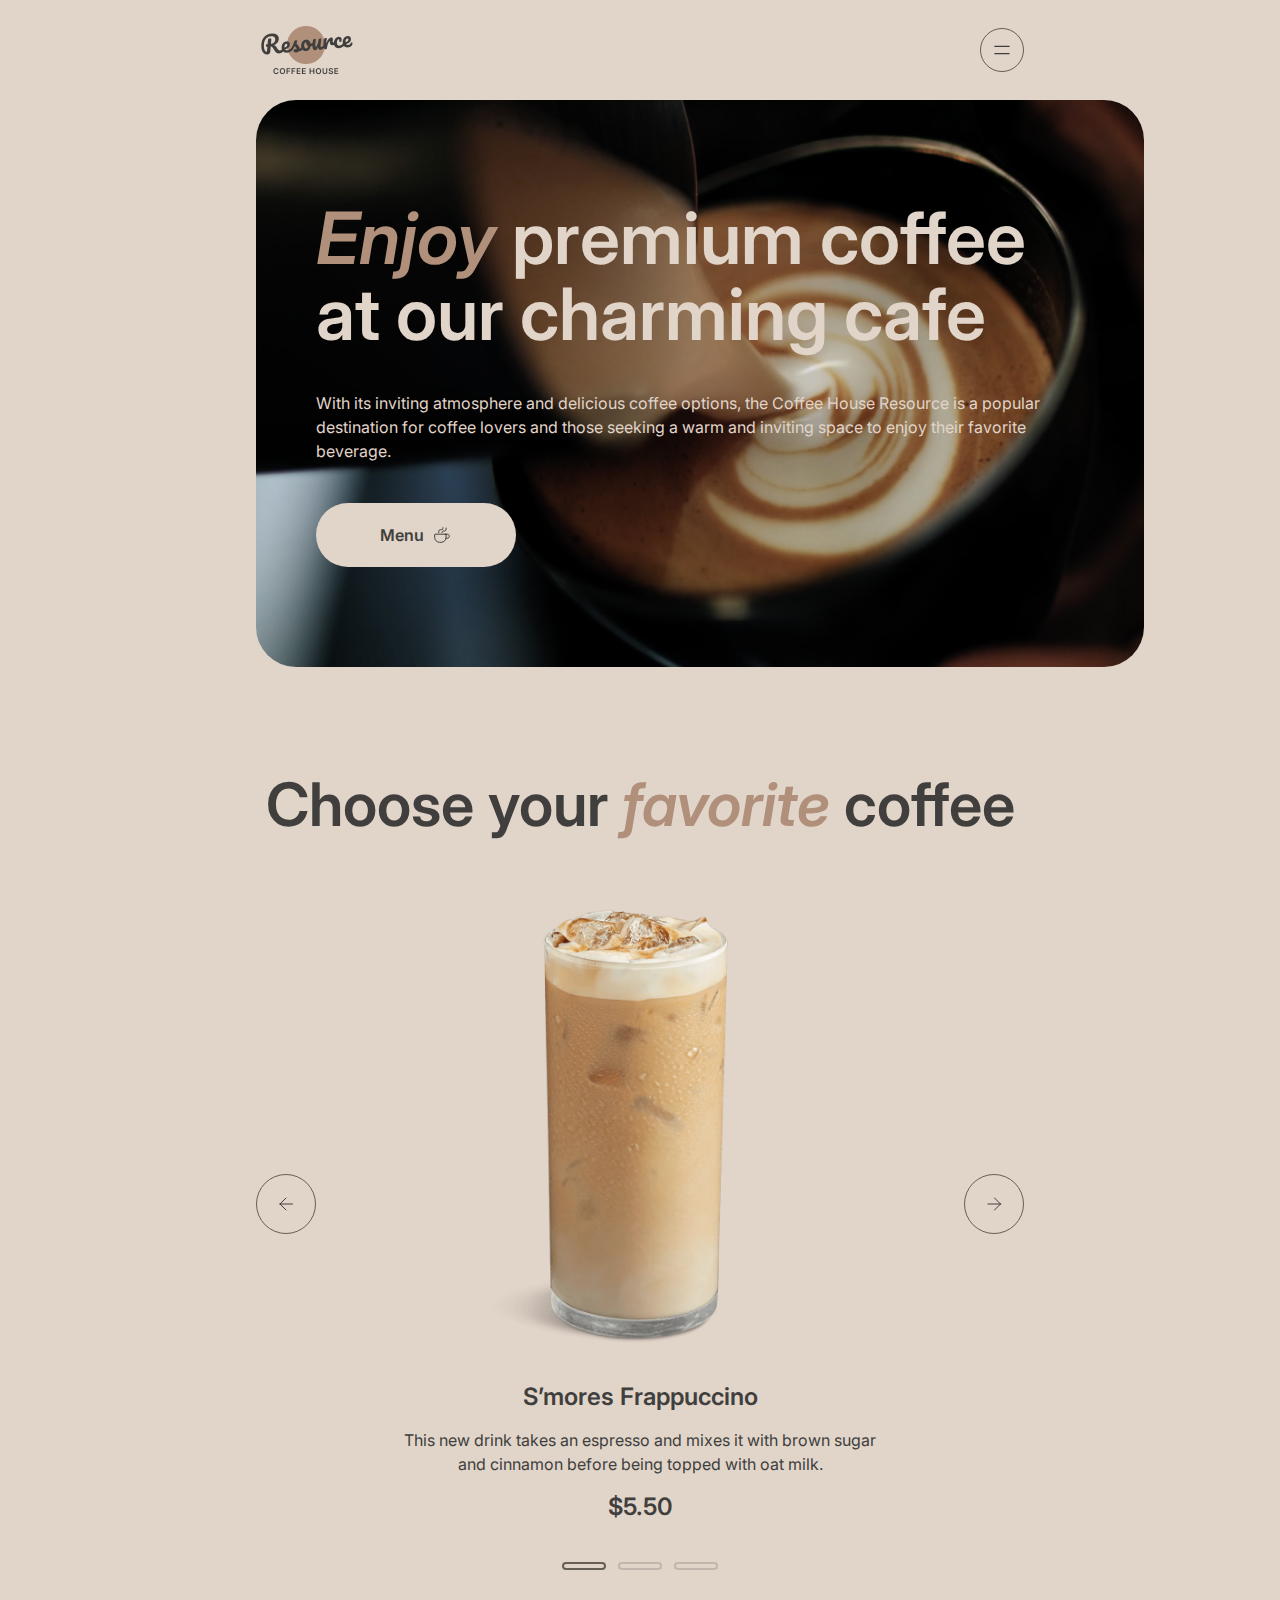
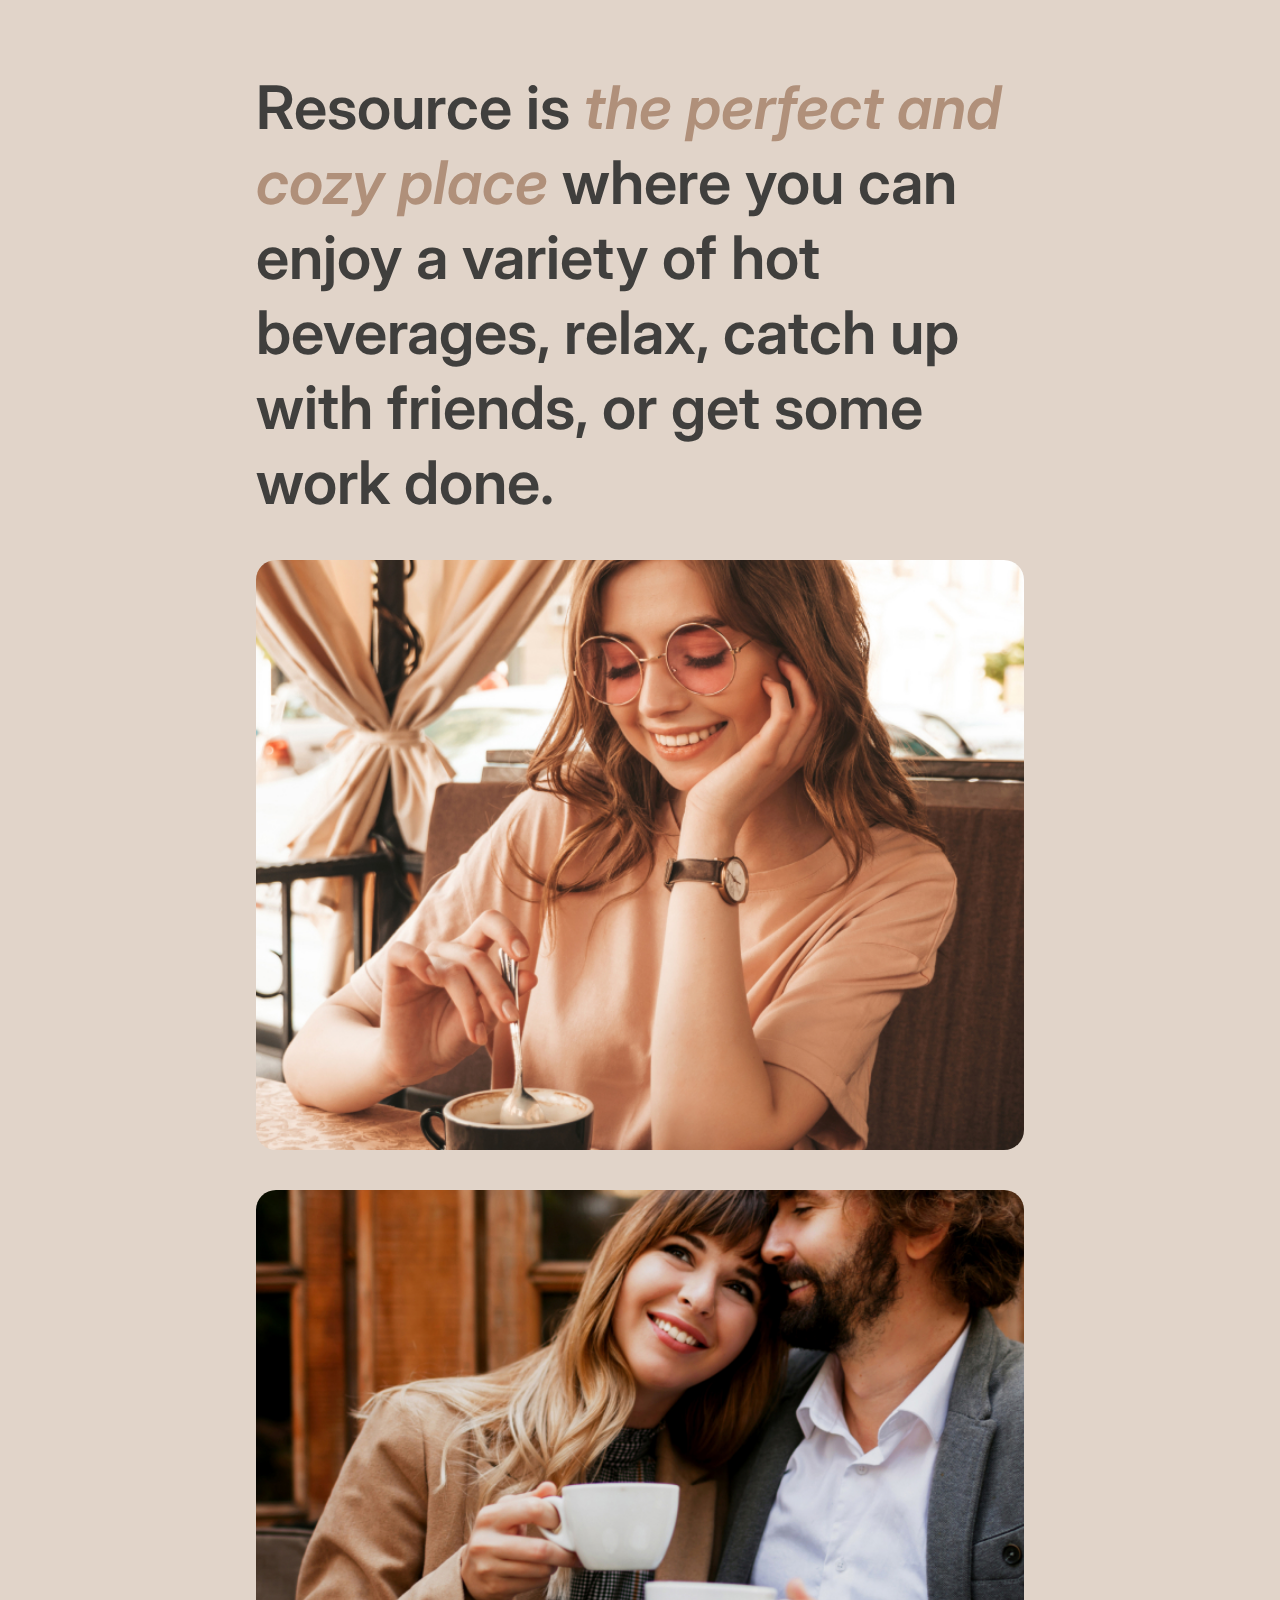
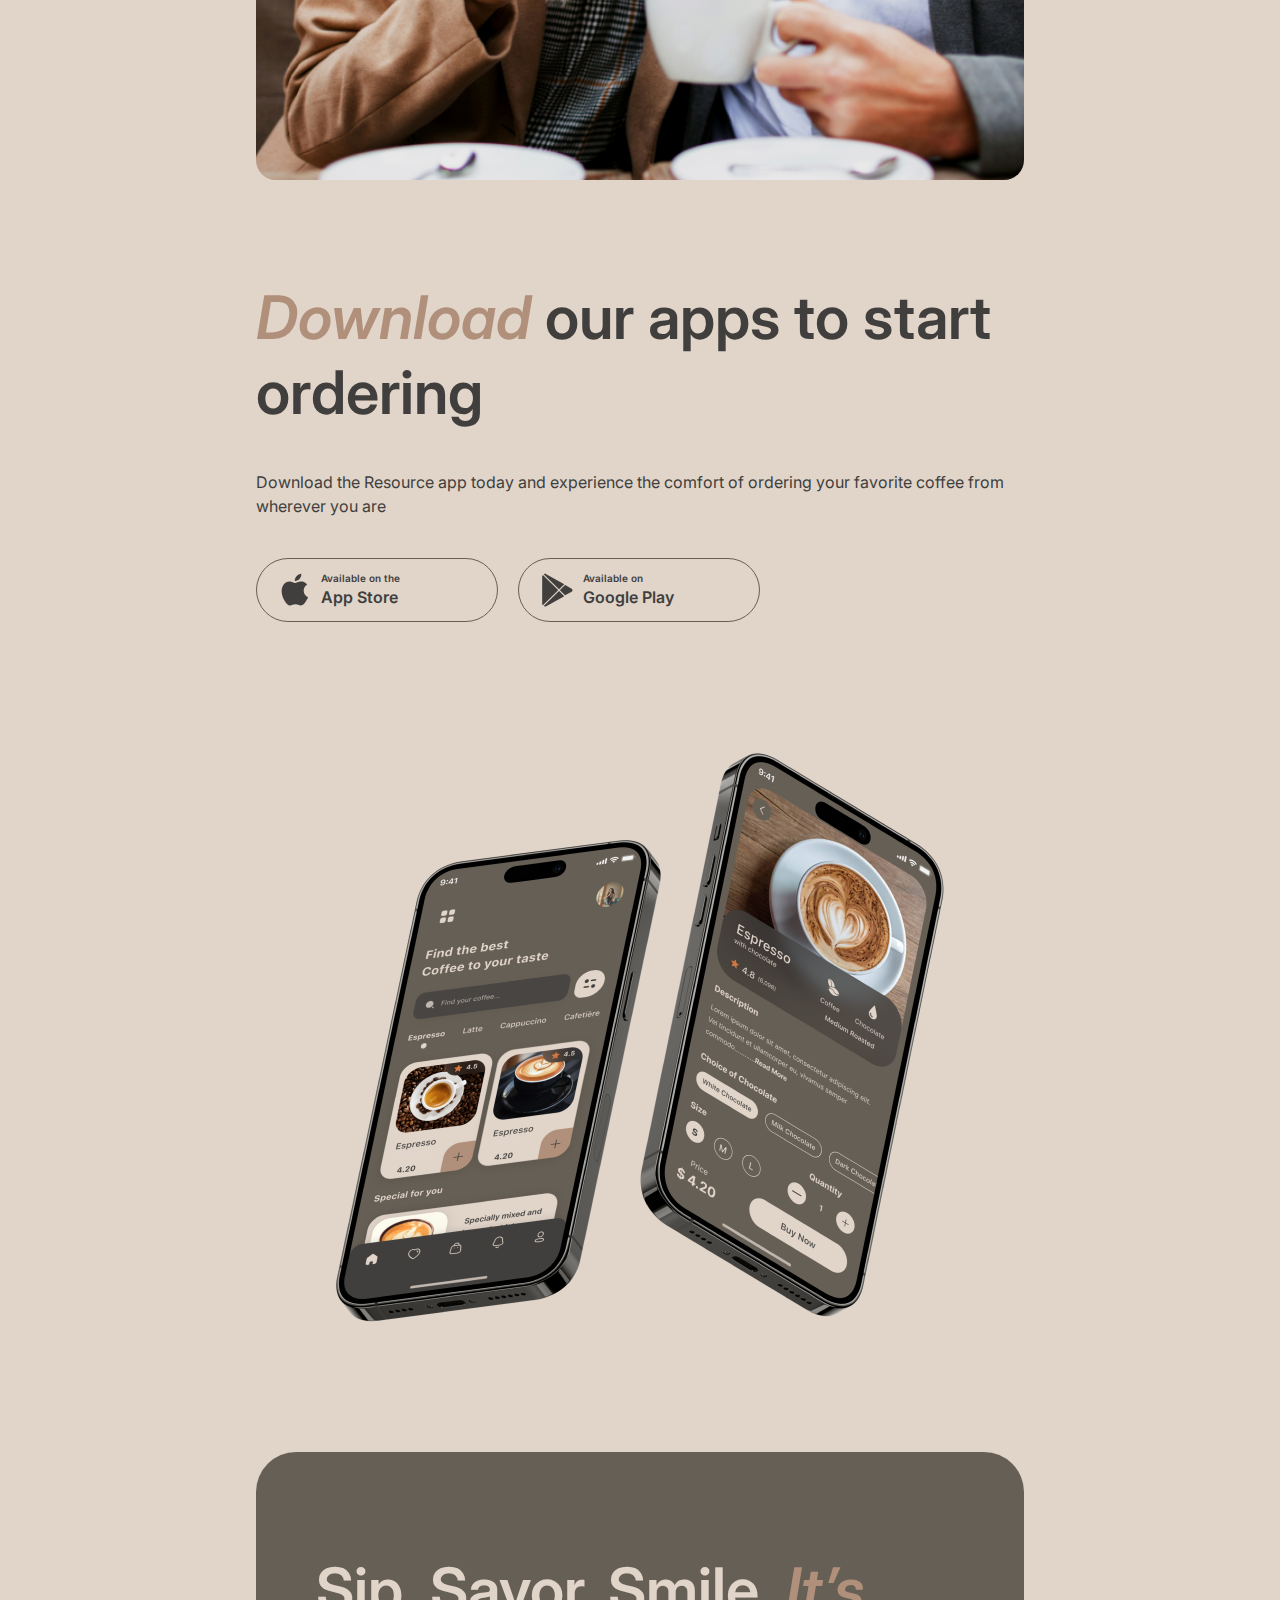
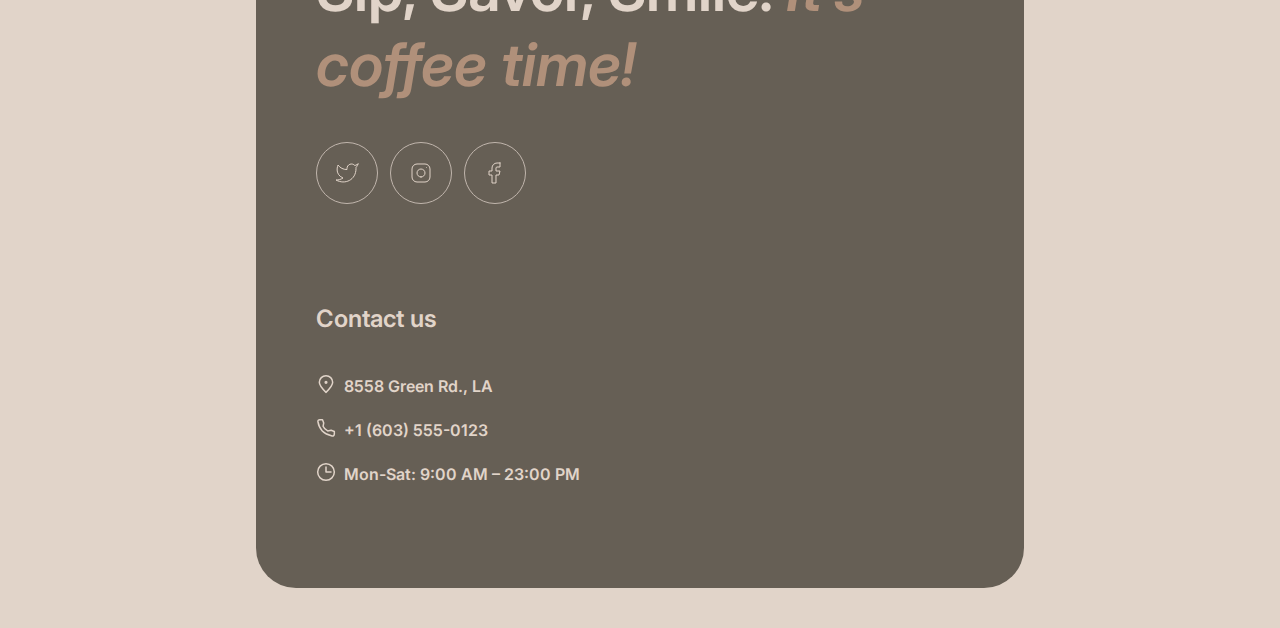
<file: index.html>
<!DOCTYPE html>
<html lang="en">

<head>
  <meta charset="UTF-8">
  <meta name="viewport" content="width=device-width, initial-scale=1.0">
  <title>Coffee House</title>
  <link rel="icon" type="image/x-icon" href="./images/favicon.ico">
  <link rel="preconnect" href="https://fonts.googleapis.com">
  <link rel="preconnect" href="https://fonts.gstatic.com" crossorigin>
  <link
    href="https://fonts.googleapis.com/css2?family=Inter:wght@400;600&display=swap"
    rel="stylesheet">
  <link rel="stylesheet"
    href="https://cdnjs.cloudflare.com/ajax/libs/modern-normalize/2.0.0/modern-normalize.css"
    integrity="sha512-gA2Bvu0/hw4oj0Lp8ZHjK+o3S4BE5m8d/wNVy6ktKLhHKPpWLQwv9ixzuWirWOakoJqlBdePq2NhoCaUOQ5npQ=="
    crossorigin="anonymous" referrerpolicy="no-referrer">
  <link rel="stylesheet" href="./css/main.min.css">
</head>

<body>
  <header>
    <div class="container">
      <div class="header__wrap">
        <img src="./images/logo_x2.png" alt="Logo" width="100">
        <nav class="header__nav ">
          <ul class="nav-list">
            <li class="nav-list__item">
              <a class="nav__link" href="#favorite-coffee">Favorite coffee</a>
            </li>
            <li class="nav-list__item">
              <a class="nav__link" href="#about">About</a>
            </li>
            <li class="nav-list__item">
              <a class="nav__link" href="#mobile-app">Mobile app</a>
            </li>
            <li class="nav-list__item">
              <a class="nav__link" href="#contact-us">Contact us</a>
            </li>
          </ul>
          <a class="nav__link nav__outer-link" href="./menu.html">Menu
            <svg class="link__icon" width="20" height="20">
              <use href="./images/icons/sprite.svg#icon-coffee-cup"></use>
            </svg>
          </a>
        </nav>
        <!-- Open Menu Button (only for tablet and modal) -->
        <button class="btn-burger" type="button" data-mobile-nav-btn>
          <svg class="btn-burger__icon " width="18" height="16"
            data-nav-icon-open>
            <use href="./images/icons/sprite.svg#icon-menu-open"></use>
          </svg>
          <svg class="btn-burger__icon btn-burger__icon--is-hidden" width="18"
            height="16" data-nav-icon-close>
            <use href="./images/icons/sprite.svg#icon-menu-close"></use>
          </svg>
        </button>
      </div>
    </div>

    <nav class="mobile-nav mobile-nav--is-hidden" data-mobile-nav>
      <ul class="mobile-nav__list">
        <li class="mobile-nav__item">
          <a class="mobile-nav__link" href="#favorite-coffee">Favorite
            coffee</a>
        </li>
        <li class="mobile-nav__item">
          <a class="mobile-nav__link" href="#about">About</a>
        </li>
        <li class="mobile-nav__item">
          <a class="mobile-nav__link" href="#mobile-app">Mobile app</a>
        </li>
        <li class="mobile-nav__item">
          <a class="mobile-nav__link" href="#contact-us">Contact us</a>
        </li>
      </ul>
      <a class="mobile-nav__link nav__outer-link" href="./menu.html">Menu
        <svg class="mobile-nav__icon" width="20" height="20">
          <use href="./images/icons/sprite.svg#icon-coffee-cup"></use>
        </svg>
      </a>
    </nav>

  </header>

  <main>

    <!-- hero -->
    <section class="hero">
      <div class="container">
        <div class="hero__background">
          <div class="hero__wrapper">
            <h1 class="hero__heading">
              <span class="hero__heading--accent">Enjoy</span> premium coffee at
              our charming cafe
            </h1>

            <p class="hero__content">With its inviting atmosphere and delicious
              coffee options, the Coffee House Resource is a popular destination
              for coffee lovers and those seeking a warm and inviting space to
              enjoy
              their favorite beverage.
            </p>
            <a class="hero__btn" href="./menu.html">
              <span class="btn-text">Menu</span>
              <svg class="btn-icon" width="20" height="20">
                <use href="./images/icons/sprite.svg#icon-coffee-cup"></use>
              </svg>
            </a>
          </div>
        </div>
      </div>
    </section>

    <!-- favorite coffee -->
    <section class="favorite-coffee" id="favorite-coffee">
      <div class="container">

        <h2 class="favorite-coffee__heading">Choose your <span
            class="favorite-coffee__heading--accent">favorite</span> coffee</h2>

        <div class="slider">
          <article class="card">
            <img class="card__img"
              src="./images/favourites-coffee/coffee-slider-1.png"
              alt="a glass of S’mores Frappuccino">
            <h3 class="card__name">S’mores Frappuccino</h3>
            <p class="card__description">This new drink takes an espresso and
              mixes it with brown sugar and cinnamon before being topped with
              oat milk.
            </p>
            <p class="card__price">$5.50</p>
          </article>

          <ul class="pagination">
            <li class="pagination__dot pagination__dot--current"></li>
            <li class="pagination__dot"></li>
            <li class="pagination__dot"></li>
          </ul>

          <button class="slider__btn btn--prev" type="button">
            <svg class="button--prev" width="24" height="24">
              <use href="./images/icons/sprite.svg#icon-arrow-left"></use>
            </svg>
          </button>

          <button class="slider__btn btn--next" type="button">
            <svg class="button--next" width="24" height="24">
              <use href="./images/icons/sprite.svg#icon-arrow-right"></use>
            </svg>
          </button>
        </div>
      </div>
    </section>

    <!-- about -->
    <section class="about" id="about">
      <div class="container">
        <h2 class="visually-hidden">About</h2>
        <p class="about__heading">Resource is
          <span class="about__heading--accent">the perfect and cozy place</span>
          where you can enjoy a variety of hot beverages, relax, catch up with
          friends, or get some work done.
        </p>
        <ul class="gallery">
          <li class="gallery__item">
            <img class="gallery__img" src="./images/about/about-1.jpg"
              alt="Pretty girl with a cup of coffee">
          </li>
          <li class="gallery__item">
            <img class="gallery__img" src="./images/about/about-2.jpg"
              alt="Bearded man with a cup of tea">
          </li>
          <li class="gallery__item">
            <img class="gallery__img" src="./images/about/about-3.jpg"
              alt="A white cup and a saucer">
          </li>
          <li class="gallery__item">
            <img class="gallery__img" src="./images/about/about-4.jpg"
              alt="Happy couple with cups">
          </li>
        </ul>
      </div>
    </section>

    <!-- mobile app -->
    <section class="mobile-app" id="mobile-app">
      <div class="container">
        <div class="mobile-app__wrapper">
          <div>
            <h2 class="mobile-app__heading"><span
                class="mobile-app__heading--accent">Download</span> our apps to
              start ordering
            </h2>
            <p class="mobile-app__text">Download the Resource app today and
              experience the comfort of ordering your favorite coffee from
              wherever
              you are
            </p>
            <ul class="mobile-app__list">
              <li class="mobile-app__list-item">
                <a class="mobile-app__link" href="#">
                  <svg class="btn__icon" width="36" height="36">
                    <use href="./images/icons/sprite.svg#icon-apple"></use>
                  </svg>
                  <div class="btn__text-wrap">
                    <span class="btn__first-string">Available on the</span>
                    <span class="btn__second-string">App Store</span>
                  </div>
                </a>
              </li>
              <li class="mobile-app__list-item">
                <a class="mobile-app__link" href="#">
                  <svg class="btn__icon" width="36" height="36">
                    <use href="./images/icons/sprite.svg#icon-google"></use>
                  </svg>
                  <div class="btn__text-wrap">
                    <span class="btn__first-string">Available on</span>
                    <span class="btn__second-string">Google Play</span>
                  </div>
                </a>
              </li>
            </ul>
          </div>
          <img class="mobile-app__img"
            src="./images/mobile-app/mobile-screens.png"
            alt="two mobile phones">
        </div>
      </div>
    </section>

    <!-- contacts -->
    <footer id="contact-us">
      <div class="container">
        <div class="footer__background">
          <div class="offer__wrap">
            <p class="footer__heading">Sip, Savor, Smile.
              <span class="footer__heading--accent">It’s coffee time!</span>
            </p>
            <ul class="socials">
              <li class="socials__item">
                <a class="social-link" href="#">
                  <svg class="social-link__icon" width="24" height="24">
                    <use href="./images/icons/sprite.svg#icon-twitter"></use>
                  </svg>
                </a>
              </li>
              <li class="socials__item">
                <a class="social-link" href="#">
                  <svg class="social-link__icon" width="24" height="24">
                    <use href="./images/icons/sprite.svg#icon-instagram"></use>
                  </svg>
                </a>
              </li>
              <li class="socials__item">
                <a class="social-link" href="#">
                  <svg class="social-link__icon" width="24" height="24">
                    <use href="./images/icons/sprite.svg#icon-facebook"></use>
                  </svg>
                </a>
              </li>
            </ul>
          </div>

          <div class="contacts__wrap">
            <b class="contacts__title">Contact us</b>
            <ul class="contacts__list">
              <li class="contacts__item">
                <a class="contacts__link"
                  href="https://maps.app.goo.gl/GoxPfmy9CBWXVGau7"
                  target="_blank" rel="noopener noreferrer">
                  <svg class="contacts__icon" width="20" height="20">
                    <use href="./images/icons/sprite.svg#icon-pin-alt"></use>
                  </svg>
                  <span>8558 Green Rd., LA</span>
                </a>
              </li>
              <li class="contacts__item">
                <a class="contacts__link" href="tel:+16035550123">
                  <svg class="contacts__icon" width="20" height="20">
                    <use href="./images/icons/sprite.svg#icon-phone"></use>
                  </svg>
                  <span>+1 (603) 555-0123</span>
                </a>
              </li>
              <li class="contacts__item contacts__schedule">
                <svg class="contacts__icon" width="20" height="20">
                  <use href="./images/icons/sprite.svg#icon-clock"></use>
                </svg>
                <span>Mon-Sat: 9:00 AM – 23:00 PM</span>
              </li>
            </ul>
          </div>
        </div>
      </div>
    </footer>
  </main>




  <script src="./js/script.js"></script>
</body>

</html>
</file>
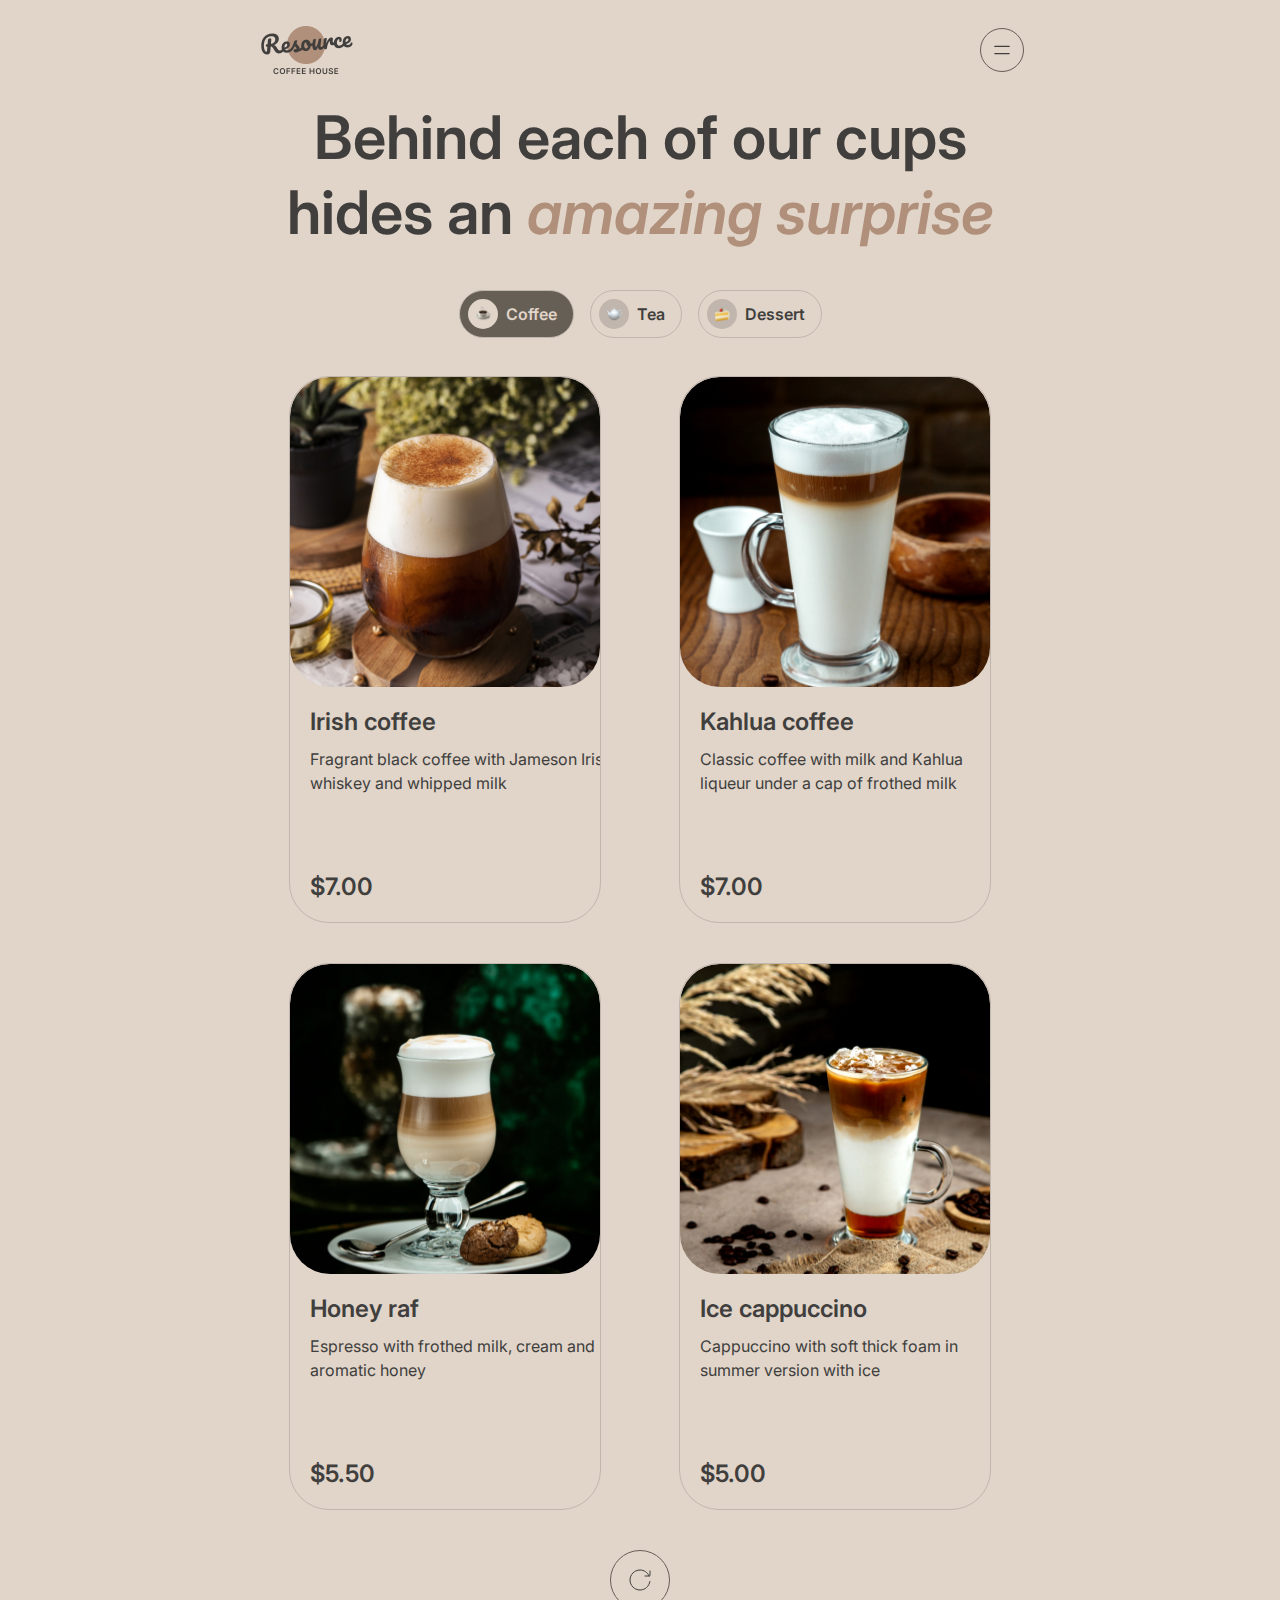
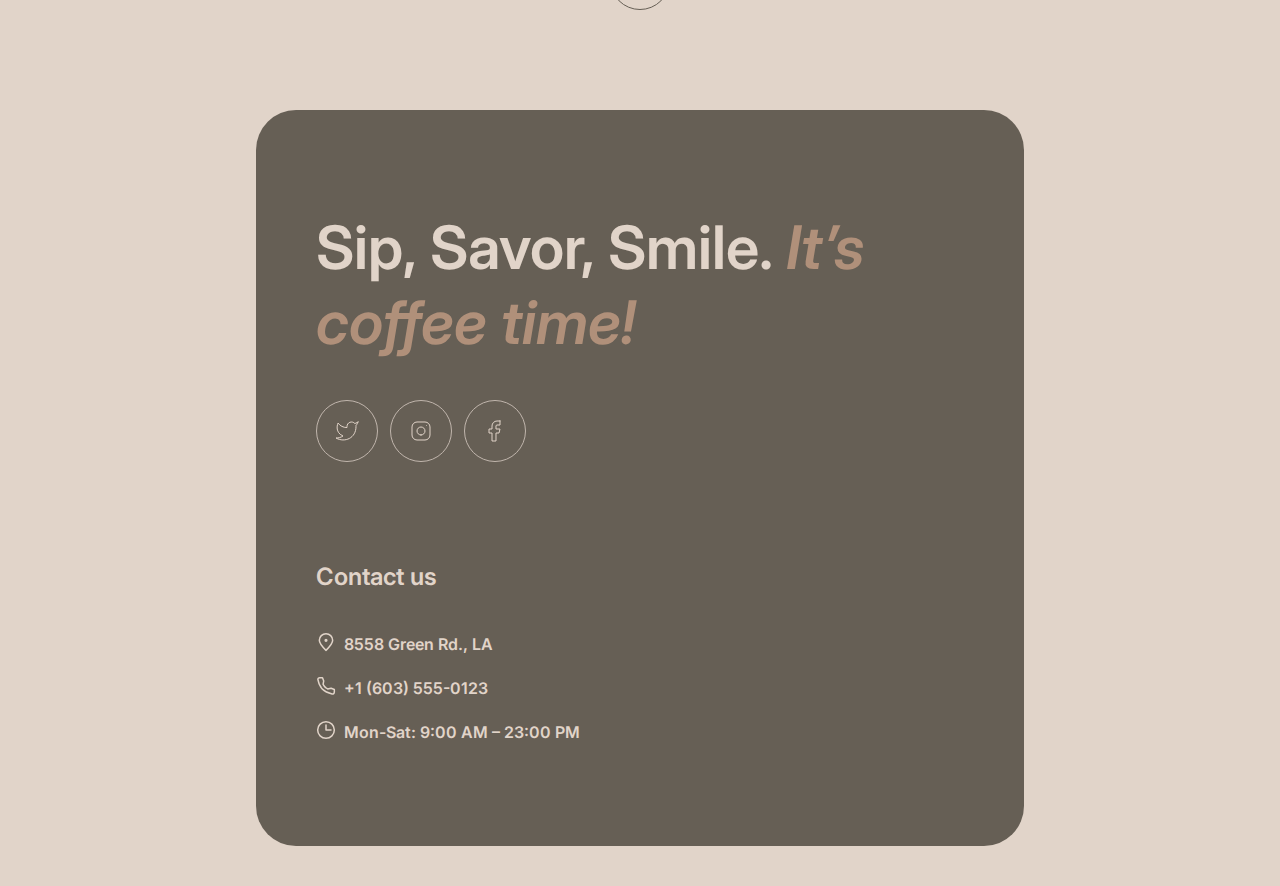
<file: menu.html>
<!DOCTYPE html>
<html lang="en">

<head>
  <meta charset="UTF-8">
  <meta name="viewport" content="width=device-width, initial-scale=1.0">
  <title>Coffee House</title>
  <link rel="icon" type="image/x-icon" href="./images/favicon.ico">
  <link rel="preconnect" href="https://fonts.googleapis.com">
  <link rel="preconnect" href="https://fonts.gstatic.com" crossorigin>
  <link
    href="https://fonts.googleapis.com/css2?family=Inter:wght@400;600&display=swap"
    rel="stylesheet">
  <link rel="stylesheet"
    href="https://cdnjs.cloudflare.com/ajax/libs/modern-normalize/2.0.0/modern-normalize.css"
    integrity="sha512-gA2Bvu0/hw4oj0Lp8ZHjK+o3S4BE5m8d/wNVy6ktKLhHKPpWLQwv9ixzuWirWOakoJqlBdePq2NhoCaUOQ5npQ=="
    crossorigin="anonymous" referrerpolicy="no-referrer">
  <link rel="stylesheet" href="./css/main.min.css">
</head>

<body>
  <header>
    <div class="container">
      <div class="header__wrap">
        <a href="./index.html">
          <img src="./images/logo_x2.png" alt="Logo" width="100">
        </a>
        <nav class="header__nav">
          <ul class="nav-list">
            <li class="nav-list__item">
              <a class="nav__link" href="./index.html#favorite-coffee">Favorite
                coffee</a>
            </li>
            <li class="nav-list__item">
              <a class="nav__link" href="./index.html#about">About</a>
            </li>
            <li class="nav-list__item">
              <a class="nav__link" href="./index.html#mobile-app">Mobile app</a>
            </li>
            <li class="nav-list__item">
              <a class="nav__link" href="#contact-us">Contact us</a>
            </li>
          </ul>
          <span class="nav__outer-link nav__link nav__link--current">Menu
            <svg class="link__icon" width="20" height="20">
              <use href="./images/icons/sprite.svg#icon-coffee-cup"></use>
            </svg>
          </span>
        </nav>
        <button class="btn-burger" type="button">
          <svg class="btn-burger__icon" width="18" height="16">
            <use href="./images/icons/sprite.svg#icon-menu-open"></use>
          </svg>
        </button>
      </div>
    </div>
  </header>


  <main>

    <!-- Menu -->
    <section class="menu">
      <div class="container">
        <h1 class="visually-hidden">Our Menu</h1>
        <p class="menu__heading">Behind each of our cups hides an <span
            class="menu__heading--accent">amazing surprise</span>
        </p>

        <!-- to do -->
        <!-- <ul class="categories">
          <li>
            <label class="sub-menu__label">
              <input class="sub-menu__checkbox--old" type="radio" name="menu"
                id="coffee">
              <span class="sub-menu__name">Coffee</span>
            </label>
          </li>
          <li>
            <label class="sub-menu__label">
              <input class="sub-menu__checkbox--old" type="radio" name="menu"
                id="tea">
              <span class="sub-menu__name">Tea</span>
            </label>
          </li>
          <li>
            <label class="sub-menu__label">
              <input class="sub-menu__checkbox--old" type="radio" name="menu"
                id="desserts">
              <span class="sub-menu__name">Dessert</span>
            </label>
          </li>
        </ul> -->

        <!-- 2 -->
        <form>
          <ul class="menu__select">
            <li>
              <label class="sub-menu">
                <input class="sub-menu__checkbox" type="radio" name="menu"
                  checked>
                <div class="tab-btn">
                  <div class="tab-btn__icon tab-btn__icon--coffee"></div>
                  <span class="tab-btn__name">Coffee</span>
                </div>
              </label>
            </li>
            <li>
              <label class="sub-menu">
                <input class="sub-menu__checkbox" type="radio" name="menu">
                <div class="tab-btn">
                  <div class="tab-btn__icon tab-btn__icon--tea"></div>
                  <span class="tab-btn__name">Tea</span>
                </div>
              </label>
            </li>
            <li>
              <label class="sub-menu">
                <input class="sub-menu__checkbox" type="radio" name="menu">
                <div class="tab-btn">
                  <div class="tab-btn__icon tab-btn__icon--dessert"></div>
                  <span class="tab-btn__name">Dessert</span>
                </div>
              </label>
            </li>
          </ul>
        </form>

        <!-- !!! just buttons -->
        <!-- <div class="menu__select">
          <button class="tab-btn active" type="button">
            <div class="tab-btn__icon tab-btn__icon--coffee"></div>
            <span class="tab-btn__name">Coffee</span>
          </button>

          <button class="tab-btn" type="button">
            <div class="tab-btn__icon tab-btn__icon--tea"></div>
            <span class="tab-btn__name">Tea</span>
          </button>

          <button class="tab-btn" type="button">
            <div class="tab-btn__icon tab-btn__icon--dessert"></div>
            <span class="tab-btn__name">Dessert</span>
          </button>
        </div> -->

        <!-- <div class="menu-list-wrap"> -->
        <ul class="menu__list">
          <li class="menu__item product">
            <div class="product__img-thumb">
              <img class="product__img" src="./images/coffee/coffee-1.jpg"
                alt="a cup of Irish coffee">
            </div>
            <div class="product__wrap">
              <h2 class="product__name">Irish coffee</h2>
              <p class="product__description">Fragrant black coffee with
                Jameson Irish whiskey and whipped milk
              </p>
              <p class="product__price">$7.00</p>
            </div>
          </li>
          <li class="menu__item product">
            <div class="product__img-thumb">
              <img class="product__img" src="./images/coffee/coffee-2.jpg"
                alt="a cup of Kahlua coffee">
            </div>
            <div class="product__wrap">
              <h2 class="product__name">Kahlua coffee</h2>
              <p class="product__description">Classic coffee with milk and
                Kahlua liqueur under a cap of frothed milk
              </p>
              <p class="product__price">$7.00</p>
            </div>
          </li>
          <li class="menu__item product">
            <div class="product__img-thumb">
              <img class="product__img" src="./images/coffee/coffee-3.jpg"
                alt="a cup of Honey raf">
            </div>
            <div class="product__wrap">
              <h2 class="product__name">Honey raf</h2>
              <p class="product__description">Espresso with frothed milk,
                cream and aromatic honey</p>
              <p class="product__price">$5.50</p>
            </div>
          </li>
          <li class="menu__item product">
            <div class="product__img-thumb">
              <img class="product__img" src="./images/coffee/coffee-4.jpg"
                alt="a cup of Ice cappuccino">
            </div>
            <div class="product__wrap">
              <h2 class="product__name">Ice cappuccino</h2>
              <p class="product__description">Cappuccino with soft thick
                foam
                in summer version with ice</p>
              <p class="product__price">$5.00</p>
            </div>
          </li>



          <!-- <li class="menu__item product">
            <div class="product__img-thumb">
              <img class="product__img" src="./images/coffee/coffee-5.jpg"
                alt="a cup of Espresso">
            </div>
            <div class="product__wrap">
              <h2 class="product__name">Espresso</h2>
              <p class="product__description">Classic black coffee</p>
              <p class="product__price">$4.50</p>
            </div>
          </li>
          <li class="menu__item product">
            <div class="product__img-thumb">
              <img class="product__img" src="./images/coffee/coffee-6.jpg"
                alt="a cup of Latte">
            </div>
            <div class="product__wrap">
              <h2 class="product__name">Latte</h2>
              <p class="product__description">Espresso coffee with the
                addition of steamed milk and dense milk foam</p>
              <p class="product__price">$5.50</p>
            </div>
          </li>
          <li class="menu__item product">
            <div class="product__img-thumb">
              <img class="product__img" src="./images/coffee/coffee-7.jpg"
                alt="a cup of Latte macchiato">
            </div>
            <div class="product__wrap">
              <h2 class="product__name">Latte macchiato</h2>
              <p class="product__description">Espresso with frothed milk and
                chocolate</p>
              <p class="product__price">$5.50</p>
            </div>
          </li>
          <li class="menu__item product">
            <div class="product__img-thumb">
              <img class="product__img" src="./images/coffee/coffee-8.jpg"
                alt="a cup of Coffee with cognac">
            </div>
            <div class="product__wrap">
              <h2>Coffee with cognac</h2>
              <p class="product__description">Fragrant black coffee with cognac
                and whipped cream</p>
              <p class="product__price">$6.50</p>
            </div>
          </li> -->
        </ul>


        <button class="load-more-btn" type="button">
          <svg class="icon-load" width="24" height="24">
            <use href="./images/icons/sprite.svg#icon-load"></use>
          </svg>
        </button>

      </div>
    </section>


    <!-- contacts -->
    <footer id="contact-us">
      <div class="container">
        <div class="footer__background">
          <div class="offer__wrap">
            <p class="footer__heading">Sip, Savor, Smile.
              <span class="footer__heading--accent">It’s coffee time!</span>
            </p>
            <ul class="socials">
              <li class="socials__item">
                <a class="social-link" href="#">
                  <svg class="social-link__icon" width="24" height="24">
                    <use href="./images/icons/sprite.svg#icon-twitter"></use>
                  </svg>
                </a>
              </li>
              <li class="socials__item">
                <a class="social-link" href="#">
                  <svg class="social-link__icon" width="24" height="24">
                    <use href="./images/icons/sprite.svg#icon-instagram"></use>
                  </svg>
                </a>
              </li>
              <li class="socials__item">
                <a class="social-link" href="#">
                  <svg class="social-link__icon" width="24" height="24">
                    <use href="./images/icons/sprite.svg#icon-facebook"></use>
                  </svg>
                </a>
              </li>
            </ul>
          </div>

          <div class="contacts__wrap">
            <b class="contacts__title">Contact us</b>
            <ul class="contacts__list">
              <li class="contacts__item">
                <a class="contacts__link"
                  href="https://maps.app.goo.gl/GoxPfmy9CBWXVGau7"
                  target="_blank" rel="noopener noreferrer">
                  <svg class="contacts__icon" width="20" height="20">
                    <use href="./images/icons/sprite.svg#icon-pin-alt"></use>
                  </svg>
                  <span>8558 Green Rd., LA</span>
                </a>
              </li>
              <li class="contacts__item">
                <a class="contacts__link" href="tel:+16035550123">
                  <svg class="contacts__icon" width="20" height="20">
                    <use href="./images/icons/sprite.svg#icon-phone"></use>
                  </svg>
                  <span>+1 (603) 555-0123</span>
                </a>
              </li>
              <li class="contacts__item contacts__schedule">
                <svg class="contacts__icon" width="20" height="20">
                  <use href="./images/icons/sprite.svg#icon-clock"></use>
                </svg>
                <span>Mon-Sat: 9:00 AM – 23:00 PM</span>
              </li>
            </ul>
          </div>
        </div>
      </div>
    </footer>
  </main>

  <!-- ================ MODAL ================ -->
  <div class="backdrop is-hidden" data-backdrop>
    <!-- is-hidden -->
    <div class="modal">
      <div class="prod__name">Irish coffee</div>
      <p class="prod__description">Fragrant black coffee with Jameson Irish
        whiskey and whipped milk</p>

      <p>Size</p>
      <div class="prod__options">
        <button class="tab-btn active" type="button">
          <div class="tab-btn__icon ">S</div>
          <span class="tab-btn__name">200 ml</span>
        </button>

        <button class="tab-btn" type="button">
          <div class="tab-btn__icon ">M</div>
          <span class="tab-btn__name">300 ml</span>
        </button>

        <button class="tab-btn" type="button">
          <div class="tab-btn__icon ">L</div>
          <span class="tab-btn__name">400 ml</span>
        </button>
      </div>

      <p>Additives</p>
      <div class="prod__options">
        <button class="tab-btn active" type="button">
          <div class="tab-btn__icon ">1</div>
          <span class="tab-btn__name">Sugar</span>
        </button>

        <button class="tab-btn" type="button">
          <div class="tab-btn__icon ">2</div>
          <span class="tab-btn__name">Cinnamon</span>
        </button>

        <button class="tab-btn" type="button">
          <div class="tab-btn__icon ">3</div>
          <span class="tab-btn__name">Syrup</span>
        </button>
      </div>

      <div class="prod__price">
        <span>Total:</span>
        <span>$7.00</span>
      </div>


      <p class="prod__alert">The cost is not final. Download our mobile app to
        see the final price
        and place your order. Earn loyalty points and enjoy your favorite coffee
        with up to 20% discount.</p>

      <button type="button" data-close-modal>Close</button>
    </div>
  </div>
</body>

</html>
</file>
<file: css/main.min.css>
.load-more-btn,.social-link,.slider__btn,.pagination,.hero__btn,.nav__outer-link,.nav-list,.header__wrap,.tab-btn__icon,.tab-btn,.btn-burger{display:-webkit-box;display:-ms-flexbox;display:flex;-webkit-box-align:center;-ms-flex-align:center;align-items:center;-webkit-box-pack:center;-ms-flex-pack:center;justify-content:center}.visually-hidden{position:absolute;width:1px;height:1px;margin:-1px;border:0;padding:0;white-space:nowrap;-webkit-clip-path:inset(100%);clip-path:inset(100%);clip:rect(0 0 0 0);overflow:hidden;outline:0;outline-offset:0}.mobile-app__link,.hero__btn{gap:8px;border-radius:100px;background-color:#e1d4c9;color:inherit;font-weight:600}.menu__heading,.footer__heading,.mobile-app__heading,.about__heading,.favorite-coffee__heading{font-size:32px;font-weight:600;line-height:1.25}@media screen and (min-width: 768px){.menu__heading,.footer__heading,.mobile-app__heading,.about__heading,.favorite-coffee__heading{font-size:60px}}.menu__heading--accent,.footer__heading--accent,.mobile-app__heading--accent,.about__heading--accent,.favorite-coffee__heading--accent{font-style:italic;color:#b0907a}h1,h2,h3,h4,h5,h6,p{margin-top:0;margin-bottom:0}ul{list-style:none;margin-top:0;margin-bottom:0;padding-left:0}a{text-decoration:none}img{display:block}button{margin:0;padding:0;color:inherit}body{margin:0;font-family:"Inter",sans-serif;font-size:16px;letter-spacing:normal;color:#403f3d;font-style:normal;font-weight:400;line-height:1.5;background-color:#e1d4c9}section{margin-bottom:100px}html{scroll-behavior:smooth}.container{margin-inline:auto;padding-inline:16px}@media screen and (min-width: 380px){.container{max-width:380px}}@media screen and (min-width: 768px){.container{max-width:768px;padding-inline:40px}}@media screen and (min-width: 1440px){.container{max-width:1440px}}.btn-burger{width:44px;height:44px;position:relative;border-radius:100px;border:1px solid #665f55;background-color:rgba(0,0,0,0);margin-left:auto}.btn-burger__icon{position:absolute;stroke:#403f3d;-webkit-transition-property:opacity,none,none,none;transition-property:opacity,none,none,none;-webkit-transition-duration:300ms;transition-duration:300ms;-webkit-transition-timing-function:ease-in;transition-timing-function:ease-in;-webkit-transition-delay:0;transition-delay:0}@media screen and (min-width: 1440px){.btn-burger{display:none}}.btn-burger__icon--is-hidden{opacity:0}.product{width:310px;border:1px solid #c1b6ad;border-radius:40px;overflow:hidden}.product__img-thumb{height:310px;width:100%;overflow:hidden;border-radius:40px}.product__img{width:100%;height:100%;-o-object-fit:cover;object-fit:cover;-o-object-position:center;object-position:center;-webkit-transform:scale(1.1);transform:scale(1.1);-webkit-transition-property:none,none,none,-webkit-transform;transition-property:none,none,none,-webkit-transform;transition-property:transform,none,none,none;transition-property:transform,none,none,none,-webkit-transform;-webkit-transition-duration:300ms;transition-duration:300ms;-webkit-transition-timing-function:ease-in;transition-timing-function:ease-in;-webkit-transition-delay:0;transition-delay:0}.product:hover .product__img{-webkit-transform:scale(1);transform:scale(1)}.product__wrap{width:100%;height:195px;display:-webkit-box;display:-ms-flexbox;display:flex;-webkit-box-orient:vertical;-webkit-box-direction:normal;-ms-flex-direction:column;flex-direction:column;padding:20px}.product__name,.product__price{color:inherit;font-size:24px;font-weight:600;line-height:1.25}.product__description{-webkit-box-flex:1;-ms-flex-positive:1;flex-grow:1}.product__name{margin-bottom:10px}.backdrop{position:fixed;top:0;left:0;width:100%;height:100%;background-color:rgba(64,63,61,.8)}.is-hidden{opacity:0;pointer-events:none}.modal{position:absolute;top:50%;left:50%;-webkit-transform:translate(-50%, -50%);transform:translate(-50%, -50%);width:342px;min-height:300px;border-radius:40px;padding:16px;background-color:#e1d4c9}.prod__name{margin-bottom:12px;color:#403f3d;font-size:24px;font-weight:600;line-height:1.25}.prod__description{margin-bottom:20px}.prod__options{margin-bottom:20px;display:-webkit-box;display:-ms-flexbox;display:flex;-ms-flex-wrap:wrap;flex-wrap:wrap;gap:8px}.prod__price{margin-bottom:20px;display:-webkit-box;display:-ms-flexbox;display:flex;color:#403f3d;font-size:24px;font-weight:600;line-height:1.25}.prod__price span:last-child{margin-left:auto}.prod__alert{border-top:1px solid #c1b6ad;padding:12px 0px;width:310px;height:66px;color:#403f3d;font-size:10px;font-weight:600;line-height:1.4}.tab-btn{gap:8px;border-radius:100px;padding:8px 16px 8px 8px;border:1px solid #c1b6ad;background-color:rgba(0,0,0,0);color:inherit;font-size:16px;font-weight:600;line-height:1.5;-webkit-transition-property:background-color,color,none,none;transition-property:background-color,color,none,none;-webkit-transition-duration:300ms;transition-duration:300ms;-webkit-transition-timing-function:ease-in;transition-timing-function:ease-in;-webkit-transition-delay:0;transition-delay:0}.tab-btn:hover,.tab-btn:focus{background-color:#665f55}.tab-btn:hover .tab-btn__icon,.tab-btn:focus .tab-btn__icon{background-color:#e1d4c9}.tab-btn:hover .tab-btn__name,.tab-btn:focus .tab-btn__name{color:#e1d4c9}.tab-btn__icon{width:30px;height:30px;border-radius:50%;background-color:#c1b6ad;background-repeat:no-repeat;background-size:16px;background-position:50% 50%}.tab-btn__icon--coffee{background-image:url("../images/icons/icon-coffee.png")}.tab-btn__icon--tea{background-image:url("../images/icons/icon-tea.png")}.tab-btn__icon--dessert{background-image:url("../images/icons/icon-dessert.png")}.sub-menu{cursor:pointer}.sub-menu__checkbox{position:absolute;width:1px;height:1px;margin:-1px;border:0;padding:0;white-space:nowrap;-webkit-clip-path:inset(100%);clip-path:inset(100%);clip:rect(0 0 0 0);overflow:hidden;outline:0;outline-offset:0}.sub-menu__checkbox:checked+.tab-btn,.sub-menu__checkbox:focus+.tab-btn{background-color:#665f55}.sub-menu__checkbox:checked+.tab-btn .tab-btn__icon,.sub-menu__checkbox:focus+.tab-btn .tab-btn__icon{background-color:#e1d4c9}.sub-menu__checkbox:checked+.tab-btn .tab-btn__name,.sub-menu__checkbox:focus+.tab-btn .tab-btn__name{color:#e1d4c9}header{position:relative;padding-block:20px}.header__wrap{min-width:100%}.header__nav{display:none}@media screen and (min-width: 1440px){.header__nav{-webkit-transform:translateY(-2px);transform:translateY(-2px);display:-webkit-box;display:-ms-flexbox;display:flex;width:100%;color:inherit;font-size:16px;font-weight:600;line-height:1.5}}.nav-list{-webkit-box-flex:1;-ms-flex-positive:1;flex-grow:1}.nav-list__item:not(:last-child){margin-right:40px}.nav__link{position:relative;padding-top:5px;padding-bottom:5px;color:inherit}.nav__link::after{content:"";position:absolute;bottom:0;left:0;display:block;width:100%;height:2px;-webkit-transform:scaleX(0);transform:scaleX(0);background-color:#403f3d;opacity:0;-webkit-transition-property:opacity,none,none,-webkit-transform;transition-property:opacity,none,none,-webkit-transform;transition-property:transform,opacity,none,none;transition-property:transform,opacity,none,none,-webkit-transform;-webkit-transition-duration:300ms;transition-duration:300ms;-webkit-transition-timing-function:ease-in;transition-timing-function:ease-in;-webkit-transition-delay:0;transition-delay:0}.nav__link:hover:after,.nav__link:focus::after,.nav__link--current:after{-webkit-transform:scaleX(1);transform:scaleX(1);opacity:1}.nav__outer-link{gap:8px;padding-top:2px;padding-bottom:2px}.link__icon{fill:rgba(0,0,0,0);stroke:currentColor}.mobile-nav{position:absolute;top:100%;left:50%;-webkit-transform:translateX(-50%);transform:translateX(-50%);width:380px;padding-block:60px;background-color:#e1d4c9;color:inherit;font-size:32px;font-weight:600;line-height:1.25;outline:2px dotted blue;-webkit-transition-property:opacity,none,none,none;transition-property:opacity,none,none,none;-webkit-transition-duration:300ms;transition-duration:300ms;-webkit-transition-timing-function:ease-in;transition-timing-function:ease-in;-webkit-transition-delay:0;transition-delay:0}@media screen and (min-width: 768px){.mobile-nav{width:768px}}@media screen and (min-width: 1440px){.mobile-nav{display:none}}.mobile-nav__list{margin-bottom:100px}.mobile-nav__item{text-align:center;margin-bottom:60px}.mobile-nav__link{color:inherit}.mobile-nav__icon{width:40px;height:40px;fill:rgba(0,0,0,0);stroke:currentColor}.mobile-nav--is-hidden{opacity:0}.hero__background{width:100%;border-radius:40px;padding:60px 16px;background-color:#665f55;background-image:url("../images/hero/img-hero.jpg");background-position:50% 50%;background-size:cover}@media screen and (min-width: 768px){.hero__background{padding:100px 60px}}@media screen and (min-width: 1440px){.hero__background{padding:100px 100px}}@media screen and (min-width: 1440px){.hero__wrapper{width:530px}}.hero__heading{margin-bottom:40px;color:#e1d4c9;font-size:42px;font-weight:600;line-height:1.15}.hero__heading--accent{color:#b0907a;font-style:italic}@media screen and (min-width: 768px){.hero__heading{font-size:72px;line-height:1.05}}.hero__content{margin-bottom:40px;color:#e1d4c9}.hero__btn{max-width:200px;padding-top:20px;padding-bottom:20px}.hero__btn .btn-icon{fill:rgba(0,0,0,0);stroke:currentColor}@media screen and (min-width: 1440px){.hero__btn:hover,.hero__btn:focus{cursor:pointer}.hero__btn .btn-icon{opacity:0;-webkit-transition-property:opacity,none,none,none;transition-property:opacity,none,none,none;-webkit-transition-duration:300ms;transition-duration:300ms;-webkit-transition-timing-function:ease-in;transition-timing-function:ease-in;-webkit-transition-delay:0;transition-delay:0}.hero__btn:hover .btn-icon,.hero__btn:focus .btn-icon{opacity:1}.hero__btn .btn-text{-webkit-transform:translateX(15px);transform:translateX(15px);-webkit-transition-property:color,none,none,-webkit-transform;transition-property:color,none,none,-webkit-transform;transition-property:transform,color,none,none;transition-property:transform,color,none,none,-webkit-transform;-webkit-transition-duration:300ms;transition-duration:300ms;-webkit-transition-timing-function:ease-in;transition-timing-function:ease-in;-webkit-transition-delay:0;transition-delay:0}.hero__btn:hover .btn-text,.hero__btn:focus .btn-text{-webkit-transform:translateX(0);transform:translateX(0)}}.favorite-coffee__heading{margin-bottom:40px;width:100%;text-align:center}@media screen and (min-width: 1440px){.favorite-coffee__heading{text-shadow:0px 4px 4px rgba(0,0,0,.25)}}.card{margin-bottom:40px;margin-inline:auto;max-width:348px;text-align:center}@media screen and (min-width: 768px){.card{max-width:480px}}.card__img{margin-bottom:20px;width:100%;-o-object-fit:contain;object-fit:contain}.card__name{margin-bottom:16px;color:#403f3d;font-size:24px;font-weight:600;line-height:1.25}.card__description{margin-bottom:16px}.card__price{color:#403f3d;font-size:24px;font-weight:600;line-height:1.25}.pagination{gap:12px}.pagination__dot{height:4px;width:40px;border:2px solid #c1b6ad;border-radius:100px}.pagination__dot--current{border-color:#665f55}.slider{position:relative}.slider__btn{position:absolute;width:60px;height:60px;stroke:#403f3d;border-radius:100px;border:1px solid #665f55;background-color:#e1d4c9;-webkit-transition-property:background-color,stroke,none,none;transition-property:background-color,stroke,none,none;-webkit-transition-duration:300ms;transition-duration:300ms;-webkit-transition-timing-function:ease-in;transition-timing-function:ease-in;-webkit-transition-delay:0;transition-delay:0}@media screen and (max-width: calc(768px - 1px)){.slider__btn{display:none}}.slider__btn.btn--prev{left:0;top:calc(50% - 52px)}@media screen and (min-width: 1440px){.slider__btn.btn--prev{left:4px}}.slider__btn.btn--next{right:0;top:calc(50% - 52px)}@media screen and (min-width: 1440px){.slider__btn.btn--next{right:4px}}@media screen and (min-width: 1440px){.slider__btn{cursor:pointer}.slider__btn:hover,.slider__btn:focus{stroke:#e1d4c9;background-color:#665f55}}.about__heading{margin-bottom:40px;width:100%}@media screen and (min-width: 1440px){.gallery{display:-webkit-box;display:-ms-flexbox;display:flex;-webkit-box-orient:vertical;-webkit-box-direction:normal;-ms-flex-direction:column;flex-direction:column;max-height:1060px;-ms-flex-wrap:wrap;flex-wrap:wrap;gap:40px}}.gallery__item{margin-bottom:40px;height:590px;width:100%;border-radius:20px;overflow:hidden}@media screen and (max-width: calc(1440px - 1px)){.gallery__item:nth-child(2),.gallery__item:nth-child(3){display:none}}@media screen and (min-width: 1440px){.gallery__item{width:660px;margin-bottom:0px}.gallery__item:nth-child(2),.gallery__item:nth-child(3){height:430px}}.gallery__img{width:100%;height:100%;-o-object-fit:cover;object-fit:cover;-o-object-position:center;object-position:center;-webkit-transform:scale(1.23);transform:scale(1.23);-webkit-transition-property:none,none,none,-webkit-transform;transition-property:none,none,none,-webkit-transform;transition-property:transform,none,none,none;transition-property:transform,none,none,none,-webkit-transform;-webkit-transition-duration:300ms;transition-duration:300ms;-webkit-transition-timing-function:ease-in;transition-timing-function:ease-in;-webkit-transition-delay:0;transition-delay:0}@media screen and (min-width: 768px){.gallery__img{-webkit-transform:scale(1.06);transform:scale(1.06)}}@media screen and (min-width: 1440px){.gallery__img{-webkit-transform:scale(1.1);transform:scale(1.1)}}.gallery__item:hover .gallery__img{-webkit-transform:scale(1);transform:scale(1)}@media screen and (min-width: 1440px){.mobile-app__wrapper{display:-webkit-box;display:-ms-flexbox;display:flex;gap:100px;-webkit-box-align:center;-ms-flex-align:center;align-items:center}}.mobile-app__heading{margin-bottom:40px;width:100%}.mobile-app__text{margin-bottom:40px}.mobile-app__list{margin-bottom:40px}@media screen and (min-width: 768px){.mobile-app__list{margin-bottom:100px}}@media screen and (min-width: 1440px){.mobile-app__list{margin-bottom:0px}}@media screen and (max-width: calc(768px - 1px)){.mobile-app__list-item:not(:last-child){margin-bottom:20px}}@media screen and (min-width: 768px){.mobile-app__list-item{display:inline-block}.mobile-app__list-item:not(:last-child){margin-right:16px}}.mobile-app__link{display:-webkit-box;display:-ms-flexbox;display:flex;-webkit-box-align:center;-ms-flex-align:center;align-items:center;width:200px;padding:12px 20px;border:1px solid #665f55;-webkit-transition-property:background-color,color,none,none;transition-property:background-color,color,none,none;-webkit-transition-duration:300ms;transition-duration:300ms;-webkit-transition-timing-function:ease-in;transition-timing-function:ease-in;-webkit-transition-delay:0;transition-delay:0}@media screen and (min-width: 1440px){.mobile-app__link:hover,.mobile-app__link:focus{background-color:#665f55;color:#e1d4c9}}.mobile-app__link .btn__text-wrap{display:-webkit-box;display:-ms-flexbox;display:flex;-webkit-box-orient:vertical;-webkit-box-direction:normal;-ms-flex-direction:column;flex-direction:column}.mobile-app__link .btn__first-string{color:inherit;font-size:10px;font-weight:600;line-height:1.4}.mobile-app__link .btn__second-string{color:inherit;font-size:16px;font-weight:600;line-height:1.5}.btn__icon{fill:currentColor}.mobile-app__img{width:100%}@media screen and (min-width: 768px){.mobile-app__img{margin-inline:auto;width:630px}}footer{margin-bottom:40px;color:#e1d4c9}.footer__background{padding:60px 16px;border-radius:40px;background-color:#665f55}@media screen and (min-width: 768px){.footer__background{padding:100px 60px}}@media screen and (min-width: 1440px){.footer__background{display:-webkit-box;display:-ms-flexbox;display:flex;gap:100px;-webkit-box-align:center;-ms-flex-align:center;align-items:center;padding:100px}}@media screen and (min-width: 1440px){.offer__wrap{-ms-flex-preferred-size:530px;flex-basis:530px}}.footer__heading{margin-bottom:40px}.socials{margin-bottom:40px;display:-webkit-box;display:-ms-flexbox;display:flex;gap:12px}@media screen and (min-width: 768px){.socials{margin-bottom:100px}}@media screen and (min-width: 1440px){.socials{margin-bottom:0px}}.social-link{width:60px;height:60px;color:inherit;border-radius:100px;border:1px solid #c1b6ad;background-color:rgba(0,0,0,0);-webkit-transition-property:background-color,color,none,none;transition-property:background-color,color,none,none;-webkit-transition-duration:300ms;transition-duration:300ms;-webkit-transition-timing-function:ease-in;transition-timing-function:ease-in;-webkit-transition-delay:0;transition-delay:0}.social-link__icon{stroke:currentColor}@media screen and (min-width: 1440px){.social-link:hover,.social-link:focus{background-color:#e1d4c9;color:#403f3d}}.contacts__title{margin-bottom:40px;display:block;color:inherit;font-size:24px;font-weight:600;line-height:1.25}.contacts__item:not(:last-child){margin-bottom:16px}.contacts__link{position:relative;display:-webkit-inline-box;display:-ms-inline-flexbox;display:inline-flex;gap:8px;padding-bottom:4px;color:inherit;font-size:16px;font-weight:600;line-height:1.5}.contacts__link::after{content:"";position:absolute;bottom:0;left:0;display:block;width:100%;height:2px;-webkit-transform:scaleX(0);transform:scaleX(0);background-color:#e1d4c9;opacity:0;-webkit-transition-property:opacity,none,none,-webkit-transform;transition-property:opacity,none,none,-webkit-transform;transition-property:transform,opacity,none,none;transition-property:transform,opacity,none,none,-webkit-transform;-webkit-transition-duration:300ms;transition-duration:300ms;-webkit-transition-timing-function:ease-in;transition-timing-function:ease-in;-webkit-transition-delay:0;transition-delay:0}@media screen and (min-width: 1440px){.contacts__link:hover:after,.contacts__link:focus::after{-webkit-transform:scaleX(1);transform:scaleX(1);opacity:1}}.contacts__icon{stroke:currentColor}.contacts__schedule{display:-webkit-inline-box;display:-ms-inline-flexbox;display:inline-flex;gap:8px;color:inherit;font-size:16px;font-weight:600;line-height:1.5}.menu__heading{margin-bottom:40px;margin-inline:auto;max-width:800px;text-align:center}.menu__select{margin-bottom:38px;display:-webkit-box;display:-ms-flexbox;display:flex;gap:8px;-webkit-box-pack:center;-ms-flex-pack:center;justify-content:center}@media screen and (min-width: 768px){.menu__select{gap:16px}}.menu__list{margin-bottom:40px;display:-webkit-box;display:-ms-flexbox;display:flex;-ms-flex-wrap:wrap;flex-wrap:wrap;gap:40px}@media screen and (min-width: 768px)and (max-width: calc(1440px - 1px)){.menu__list{padding-inline:14px}}.menu__item{margin-inline:auto}.categories{margin-bottom:40px}.load-more-btn{margin-inline:auto;width:60px;height:60px;stroke:#403f3d;border-radius:100px;border:1px solid #665f55;background-color:#e1d4c9;-webkit-transition-property:background-color,stroke,none,none;transition-property:background-color,stroke,none,none;-webkit-transition-duration:300ms;transition-duration:300ms;-webkit-transition-timing-function:ease-in;transition-timing-function:ease-in;-webkit-transition-delay:0;transition-delay:0}.load-more-btn:hover,.load-more-btn:focus{stroke:#e1d4c9;background-color:#665f55}/*# sourceMappingURL=main.min.css.map */
</file>
